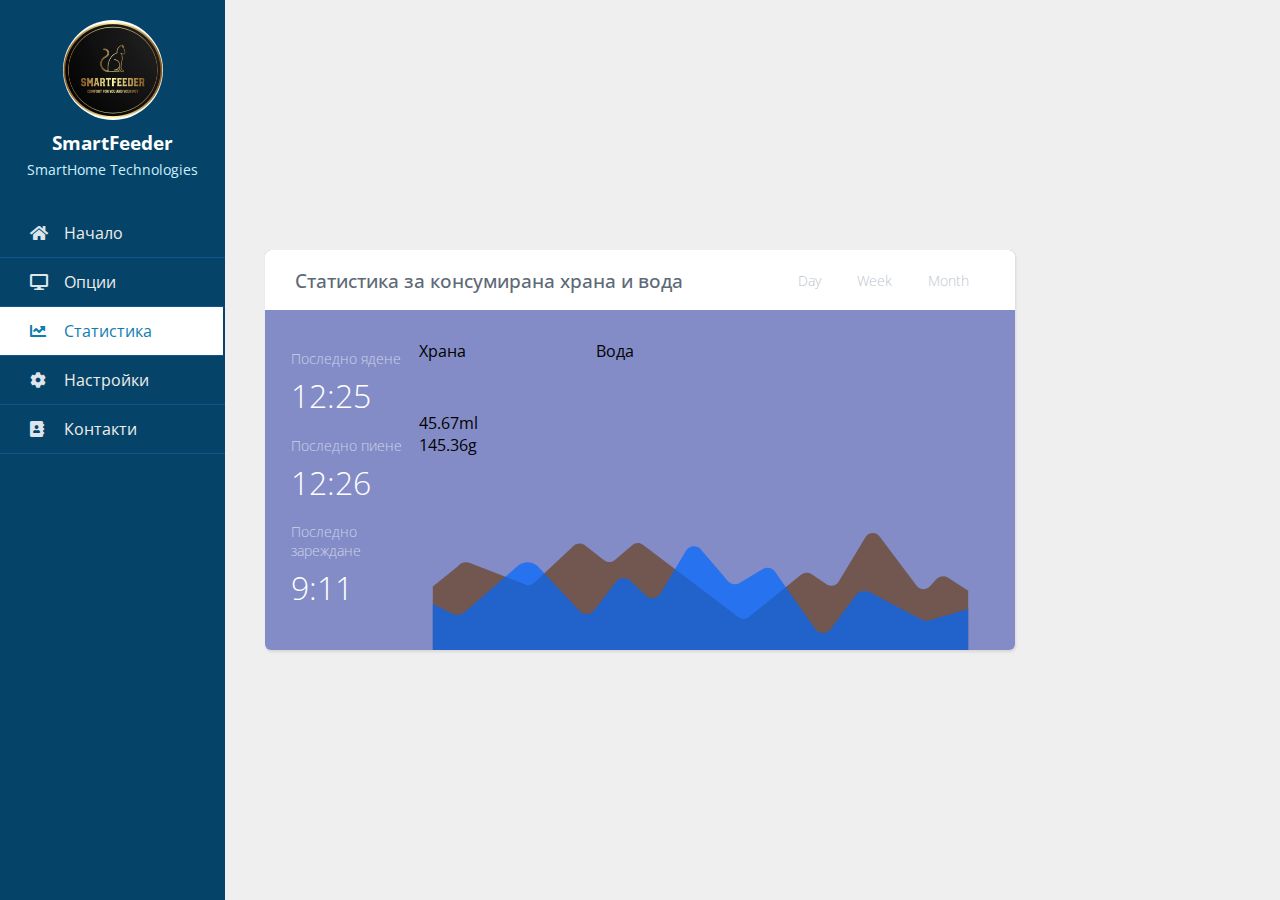
<file: statistics.html>
<!DOCTYPE html>
<html lang="en">
<head>
    <link rel="stylesheet" href="https://use.fontawesome.com/releases/v5.8.1/css/all.css">
    <meta charset="UTF-8">
    <meta http-equiv="X-UA-Compatible" content="IE=edge">
    <meta name="viewport" content="width=device-width, initial-scale=1.0">
    <link rel="stylesheet" href="statistics.css">
    <title>SmartFeeder</title>
    <style>

    </style>
</head>
<body>

    <div class="wrapper">
        <!--Top menu -->
        <div class="sidebar">
           <!--profile image & text-->
            <!--menu item-->
             <div class="profile">
                <img src="logo-1.jpg" alt="profile_picture">
                <h3>SmartFeeder</h3>
                <p>SmartHome Technologies </p>
            </div>

            <ul>
                <li>
                    <a href="index.html">
                        <span class="icon"><i class="fas fa-home"></i></span>
                        <span class="item">Начало</span>
                    </a>
                </li>
                <li>
                    <a href="slider.html">
                        <span class="icon"><i class="fas fa-desktop"></i></span>
                        <span class="item">Опции</span>
                    </a>
                </li>
                <li>
                    <a href="statistics.html"  class="active">
                        <span class="icon"><i class="fas fa-chart-line"></i></span>
                        <span class="item">Статистика</span>
                    </a>
                </li>
             
                
                <li>
                    <a href="#">
                        <span class="icon"><i class="fas fa-cog"></i></span>
                        <span class="item">Настройки</span>
                    </a>
                </li>

                <li>
                    <a href="contact.html">
                        <span class="icon"><i class="fas fa-address-book"></i></span>
                        <span class="item">Контакти</span>
                    </a>
                </li>

            </ul>
        </div>
        </div>

    </div>

    

 <div class="wrapper">
      <div class="panel">
        <div class="panel-header">
          <h3 class="title">Статистика за консумирана храна и вода</h3>

          <div class="calendar-views">
            <span>Day</span>
            <span>Week</span>
            <span>Month</span>
          </div>
        </div>

        <div class="panel-body">
          <div class="categories">
            <div class="category">
              <span>Последно ядене</span>
              <span>12:25</span>
            </div>
            <div class="category">
              <span>Последно пиене</span>
              <span>12:26</span>
            </div>
            <div class="category">
              <span>Последно зареждане</span>
              <span>9:11</span>
            </div>
          </div>

          <div class="chart">
            <div class="operating-systems">
              <span class="ios-os">
                <span></span>Храна 
              </span>
              <span class="windows-os">
                <span></span>Вода
              </span>
              
            </div>

            
            <div class="ios-stats">
              <span></span>45.67ml
            </div>
            <div class="windows-stats">
              <span></span>145.36g
            </div>
            

            <svg width="563" height="204" class="data-chart" viewBox="0 0 563 204" xmlns="http://www.w3.org/2000/svg">
              <g fill="none" fill-rule="evenodd">
                
                <path class="dataset-2" d="M563 141.622l-21.546-13.87c-3.64-2.343-8.443-1.758-11.408 1.39l-7.565 8.03c-3.813 4.052-10.378 3.688-13.718-.758L469.83 84.58c-3.816-5.08-11.588-4.687-14.867.752l-28.24 46.848c-2.652 4.402-8.48 5.673-12.74 2.78l-15.828-10.76c-3.64-2.475-8.55-1.948-11.575 1.245l-53.21 43.186c-3.148 3.32-8.305 3.74-11.953.974l-100.483-76.2c-3.364-2.55-8.06-2.414-11.27.326l-18.24 15.58c-3.25 2.773-8.015 2.874-11.38.24L159.91 93.79c-3.492-2.733-8.467-2.51-11.697.525l-41.58 39.075c-2.167 2.036-5.21 2.868-8.117 2.218L39.05 112.5c-4.655-1.808-9.95-.292-12.926 3.7L0 137.31V204h563v-62.378z" fill="#663300" opacity=".6"/>
                <path class="dataset-3" d="M0 155.59v47.415c0 .55.448.995 1 .995h562v-43.105l-40.286 11.83c-3.127.92-6.493.576-9.368-.954l-53.252-28.32c-5.498-2.924-12.323-1.365-15.987 3.654l-25.48 34.902c-4.08 5.59-12.478 5.513-16.455-.148L360.06 121.92c-2.802-4.073-8.2-5.457-12.633-3.237L322.2 133.827c-4.415 2.21-9.792.848-12.604-3.196L282.78 99.25c-4.106-5.906-12.978-5.6-16.665.57l-26.757 44.794c-3.253 5.446-10.753 6.468-15.36 2.092l-16.493-15.673c-4.27-4.058-11.138-3.522-14.72 1.148l-23.167 30.21c-3.722 4.852-10.937 5.207-15.12.744l-44.385-47.345c-5.807-5.427-14.83-5.508-20.734-.19l-55.76 48.31c-3.76 3.26-9.127 3.93-13.582 1.703L0 155.59z" fill="#0066ff" opacity=".7"/>
                <path class="lines" fill="#FFF" opacity=".2" d="M0 203h563v1H0zM0 153h563v1H0zM0 102h563v1H0zM0 51h563v1H0zM0 0h563v1H0z"/>
              </g>
            </svg>
          </div>
        </div>
      </div>
    </div>

</body>
</html>
</file>
<file: statistics.css>
@import url('https://fonts.googleapis.com/css2?family=Open+Sans&display=swap');

*{
    list-style: none;
    text-decoration: none;
    margin: 0;
    padding: 0;
    box-sizing: border-box;
    font-family: 'Open Sans', sans-serif;
}

body{
    background: #f5f6fa;
}   
.wrapper .sidebar{
    background: rgb(5, 68, 104);
    position: fixed;
    top: 0;
    left: 0;
    width: 225px;
    height: 100%;
    padding: 20px 0;
    transition: all 0.5s ease;
}
.wrapper .sidebar .profile{
    margin-bottom: 30px;
    text-align: center;
}

.wrapper .sidebar .profile img{
    display: block;
    width: 100px;
    height: 100px;
    border-radius: 50%;
    margin: 0 auto;
}

.wrapper .sidebar .profile h3{
    color: #ffffff;
    margin: 10px 0 5px;
}

.wrapper .sidebar .profile p{
    color: rgb(206, 240, 253);
    font-size: 14px;
}
.wrapper .sidebar ul li a{
    display: block;
    padding: 13px 30px;
    border-bottom: 1px solid #10558d;
    color: rgb(241, 237, 237);
    font-size: 16px;
    position: relative;
}

.wrapper .sidebar ul li a .icon{
    color: #dee4ec;
    width: 30px;
    display: inline-block;
}
.wrapper .sidebar ul li a:hover,
.wrapper .sidebar ul li a.active{
    color: #0c7db1;

    background:white;
    border-right: 2px solid rgb(5, 68, 104);
}

.wrapper .sidebar ul li a:hover .icon,
.wrapper .sidebar ul li a.active .icon{
    color: #0c7db1;
}

.wrapper .sidebar ul li a:hover:before,
.wrapper .sidebar ul li a.active:before{
    display: block;
}

* {
  box-sizing: border-box;
}
 
html, body {
  height: 100%;
  width: 100%;
  display: flex;
  justify-content: center;
  align-items: center;
  font-family: 'Roboto', sans-serif;
  background: #efefef;
  overflow: hidden;
}
.panel {
  width: 750px;
  height: 400px;
  background: #838CC7;
  box-shadow: 1px 2px 3px 0px rgba(0,0,0,0.10);
  border-radius: 6px;
  overflow: hidden;
}
.panel-header {
  display: flex;
  justify-content: space-between;
  align-items: center;
  padding: 0 30px;
  height: 60px;
  background: #fff;
}
 
.title {
  color: #5E6977;
  font-weight: 500;
}
 
.calendar-views span {
  font-size: 14px;
  font-weight: 300;
  color: #BDC6CF;
  padding: 6px 14px;
  border: 2px solid transparent;
}
.panel-body {
  display: flex;
  height: 340px;
}
.categories {
  display: flex;
  flex-direction: column;
  justify-content: space-between;
  flex-basis: 25%;
  padding: 39px 0px 41px 26px;
}
.category {
  display: flex;
  flex-direction: column;
}
.category span:first-child {
  font-weight: 300;
  font-size: 14px;
  opacity: 0.6;
  color: #fff;
  margin-bottom: 6px;
}
.category span:last-child {
  font-size: 32px;
  font-weight: 300;
  color: #fff;
}
.chart {
  width: 100%;
  height: 100%;
  display: flex;
  flex-direction: column;
  flex-grow: 2;
  position: relative;
}
 
.operating-systems {
  display: flex;
  justify-content: space-between;
  width: 215px;
  margin-top: 30px;
  margin-bottom: 50px;
}
span[class*=&quot;-os&quot;] {
  font-size: 14px;
  font-weight: 300;
  font-size: 14px;
  color: #c3c6e4;  
}
span[class*=&quot;-os&quot;] span {
  width: 9px;
  height: 9px;
  display: inline-block;
  border-radius: 50%;
  margin-right: 9px;
}
.android-os span {
  background: #80B354;
}
.ios-os span {
  background: #F5A623;
}
.windows-os span {
  background: #F8E71C;
}
.calendar-views span:hover {
  border: 2px solid #BDC6CF;
  cursor: pointer;
  border-radius: 15px;
}
div[class*=&quot;-stats&quot;] span:hover {
  transform: scale(1.4) rotate(0.02deg);
  border: 2px solid #fff;
  cursor: pointer;
  transition: transform 0.2s ease-in-out;
}
 
.android-stats span:hover {
  background: #80B354;
}
 
.ios-stats span:hover {
  background: #F5A623;
}
 
.windows-stats span:hover {
  background: #F8E71C;
}
.dataset-1 {
  animation: raise .8s linear 1;
  transform-origin: bottom;
}
.dataset-2 {
  animation: raise 1.6s linear 1;
  transform-origin: bottom;
}
.dataset-3 {
  animation: raise 1.8s linear 1;
  transform-origin: bottom;
}
 
.lines {
  opacity: 0;
  animation: showlines 0.6s linear 1.6s;
  animation-fill-mode: forwards;  
}
 
@keyframes showlines {
  to { opacity: 0.2; }
}
 
@keyframes showstats {
  to { opacity: 1; }
}
 
@keyframes raise {
  0% { transform: scaleY(0.01); }
  75% { transform: scaleY(1.1); }
  100% { transform: scaleY(1); }
}
</file>
